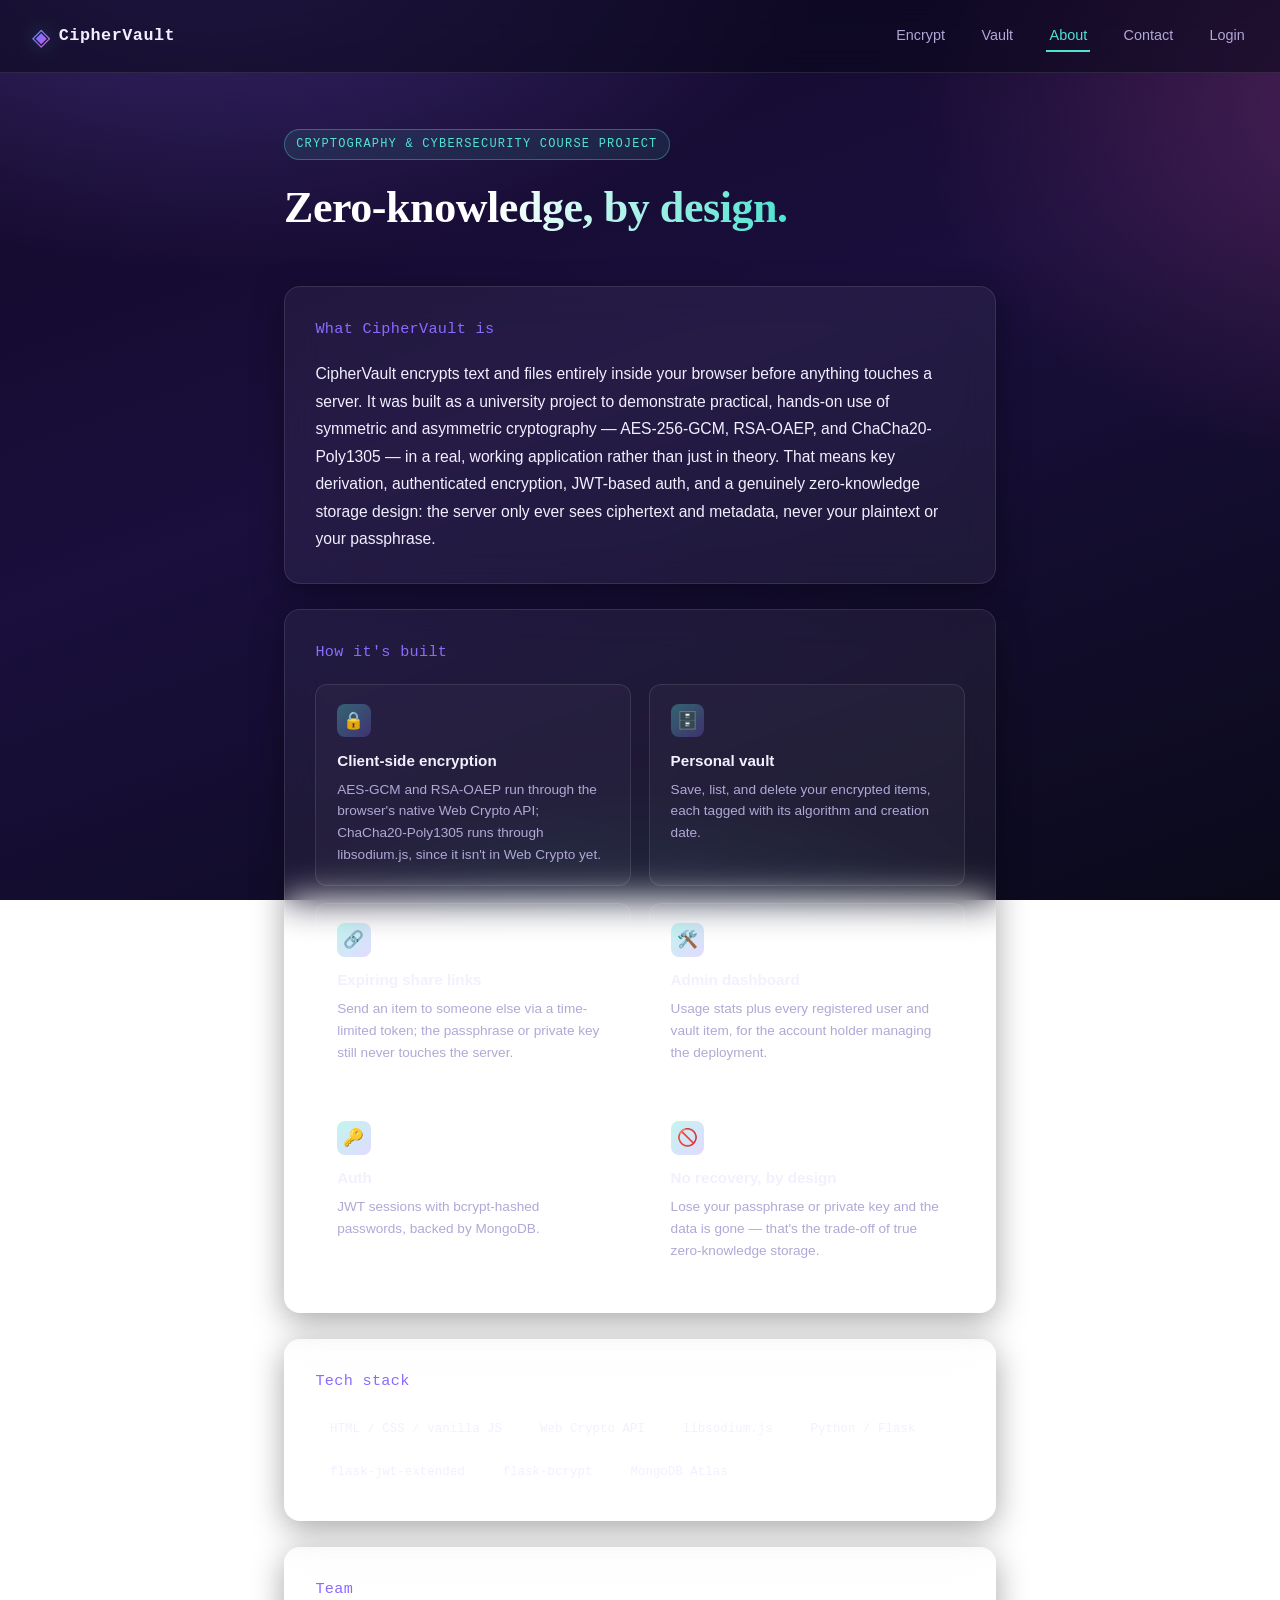
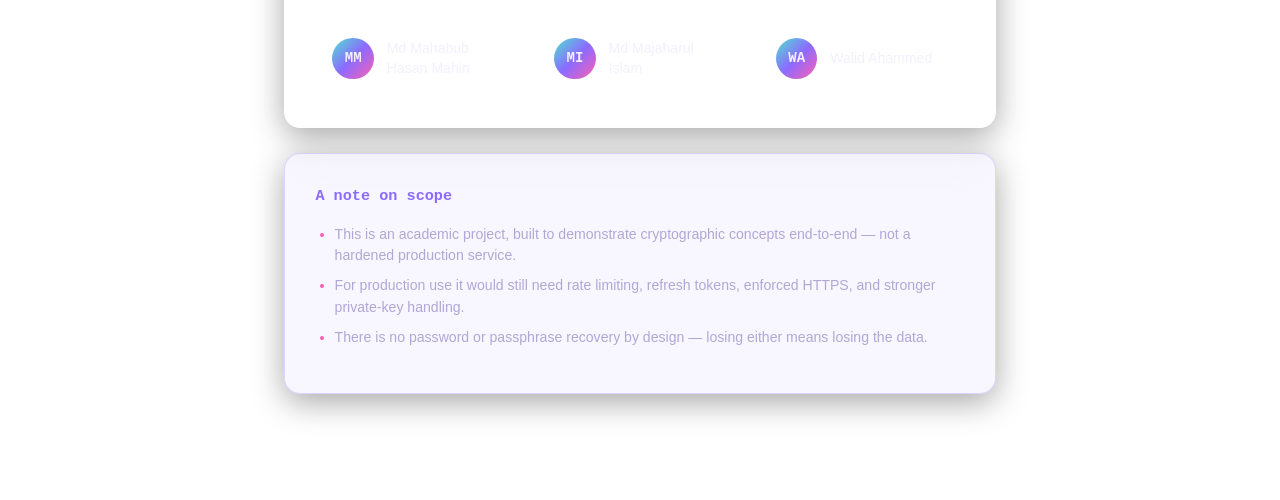
<file: frontend/about.html>
<!DOCTYPE html>
<html lang="en">
<head>
<meta charset="UTF-8">
<meta name="viewport" content="width=device-width, initial-scale=1.0">
<title>CipherVault — About</title>
<link rel="stylesheet" href="css/style.css">
</head>
<body>

<header class="site-header">
  <div class="brand">
    <span class="brand-mark">◈</span>
    <span class="brand-name">CipherVault</span>
  </div>
  <nav class="site-nav">
    <a href="index.html">Encrypt</a>
    <a href="dashboard.html">Vault</a>
    <a href="about.html" class="active">About</a>
    <a href="contact.html">Contact</a>
    <a href="login.html">Login</a>
  </nav>
</header>

<main class="page">

  <section class="hero">
    <p class="eyebrow">cryptography &amp; cybersecurity course project</p>
    <h1>Zero-knowledge, by design.</h1>
  </section>

  <section class="panel">
    <p class="panel-heading">What CipherVault is</p>
    <p class="lede">
      CipherVault encrypts text and files entirely inside your browser before anything
      touches a server. It was built as a university project to demonstrate practical,
      hands-on use of symmetric and asymmetric cryptography — AES-256-GCM, RSA-OAEP, and
      ChaCha20-Poly1305 — in a real, working application rather than just in theory. That
      means key derivation, authenticated encryption, JWT-based auth, and a genuinely
      zero-knowledge storage design: the server only ever sees ciphertext and metadata,
      never your plaintext or your passphrase.
    </p>
  </section>

  <section class="panel">
    <p class="panel-heading">How it's built</p>
    <div class="about-grid">
      <div class="about-card">
        <span class="about-card-icon">🔒</span>
        <h4>Client-side encryption</h4>
        <p>AES-GCM and RSA-OAEP run through the browser's native Web Crypto API; ChaCha20-Poly1305 runs through libsodium.js, since it isn't in Web Crypto yet.</p>
      </div>
      <div class="about-card">
        <span class="about-card-icon">🗄️</span>
        <h4>Personal vault</h4>
        <p>Save, list, and delete your encrypted items, each tagged with its algorithm and creation date.</p>
      </div>
      <div class="about-card">
        <span class="about-card-icon">🔗</span>
        <h4>Expiring share links</h4>
        <p>Send an item to someone else via a time-limited token; the passphrase or private key still never touches the server.</p>
      </div>
      <div class="about-card">
        <span class="about-card-icon">🛠️</span>
        <h4>Admin dashboard</h4>
        <p>Usage stats plus every registered user and vault item, for the account holder managing the deployment.</p>
      </div>
      <div class="about-card">
        <span class="about-card-icon">🔑</span>
        <h4>Auth</h4>
        <p>JWT sessions with bcrypt-hashed passwords, backed by MongoDB.</p>
      </div>
      <div class="about-card">
        <span class="about-card-icon">🚫</span>
        <h4>No recovery, by design</h4>
        <p>Lose your passphrase or private key and the data is gone — that's the trade-off of true zero-knowledge storage.</p>
      </div>
    </div>
  </section>

  <section class="panel">
    <p class="panel-heading">Tech stack</p>
    <div class="stack-badges">
      <span class="stack-badge">HTML / CSS / vanilla JS</span>
      <span class="stack-badge">Web Crypto API</span>
      <span class="stack-badge">libsodium.js</span>
      <span class="stack-badge">Python / Flask</span>
      <span class="stack-badge">flask-jwt-extended</span>
      <span class="stack-badge">flask-bcrypt</span>
      <span class="stack-badge">MongoDB Atlas</span>
    </div>
  </section>

  <section class="panel">
    <p class="panel-heading">Team</p>
    <div class="team-grid">
      <div class="team-card">
        <span class="team-avatar">MM</span>
        <span>Md Mahabub Hasan Mahin</span>
      </div>
      <div class="team-card">
        <span class="team-avatar">MI</span>
        <span>Md Majaharul Islam</span>
      </div>
      <div class="team-card">
        <span class="team-avatar">WA</span>
        <span>Walid Ahammed</span>
      </div>
    </div>
  </section>

  <section class="panel note-panel">
    <h3>A note on scope</h3>
    <ul>
      <li>This is an academic project, built to demonstrate cryptographic concepts end-to-end — not a hardened production service.</li>
      <li>For production use it would still need rate limiting, refresh tokens, enforced HTTPS, and stronger private-key handling.</li>
      <li>There is no password or passphrase recovery by design — losing either means losing the data.</li>
    </ul>
  </section>

</main>

</body>
</html>
</file>
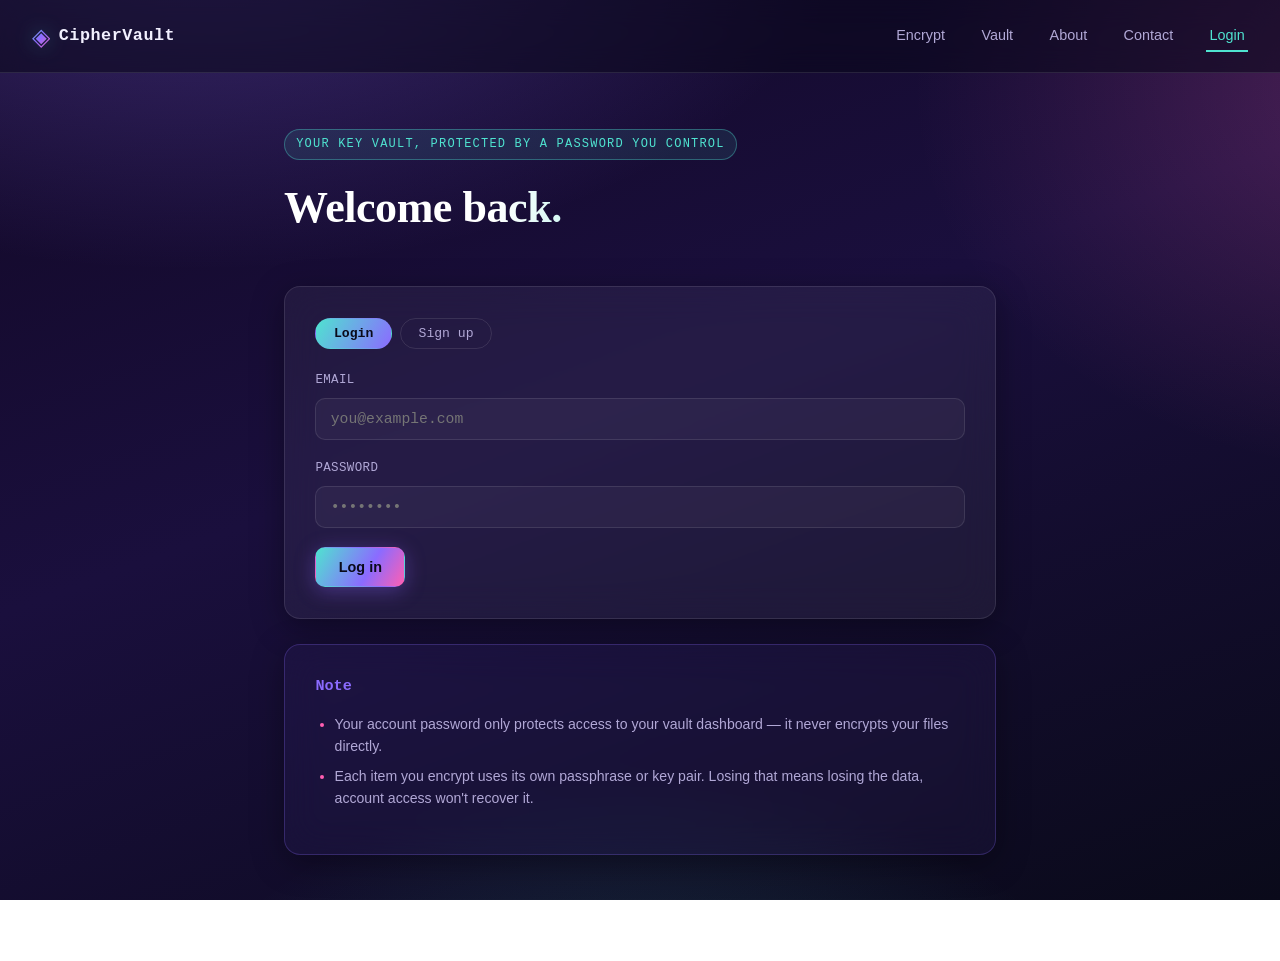
<file: frontend/admin.html>
<!DOCTYPE html>
<html lang="en">
<head>
<meta charset="UTF-8">
<meta name="viewport" content="width=device-width, initial-scale=1.0">
<title>CipherVault — Admin</title>
<link rel="stylesheet" href="css/style.css">
<style>
  .vault-table { width: 100%; border-collapse: collapse; }
  .vault-table th, .vault-table td {
    text-align: left;
    padding: 0.7rem 0.6rem;
    border-bottom: 1px solid var(--glass-border);
    font-family: var(--font-mono);
    font-size: 0.85rem;
  }
  .vault-table th { color: var(--text-dim); font-weight: 500; text-transform: uppercase; font-size: 0.72rem; letter-spacing: 0.05em; }
  .vault-table td.actions { display: flex; gap: 0.5rem; flex-wrap: wrap; }
  .badge {
    display: inline-block;
    padding: 0.15rem 0.55rem;
    border-radius: 999px;
    font-size: 0.72rem;
    background: rgba(79, 227, 208, 0.12);
    border: 1px solid rgba(79, 227, 208, 0.35);
    color: var(--cyan);
  }
  .badge-admin {
    background: rgba(255, 200, 87, 0.12);
    border-color: rgba(255, 200, 87, 0.4);
    color: var(--amber);
  }
  .empty-state { color: var(--text-dim); text-align: center; padding: 2rem 0; }
  .btn-small { padding: 0.35rem 0.8rem; font-size: 0.78rem; }
  .btn-danger { background: rgba(255, 107, 107, 0.15); border-color: rgba(255, 107, 107, 0.4); color: var(--danger); }
  .btn-danger:hover { border-color: var(--danger); }
  .section-title { font-family: var(--font-mono); font-size: 0.95rem; color: var(--violet); margin: 0 0 1rem; }
  .stats-grid { display: grid; grid-template-columns: repeat(4, 1fr); gap: 1rem; }
  .stat-box {
    display: flex; flex-direction: column; align-items: center; gap: 0.3rem;
    padding: 1rem 0.5rem; border-radius: 12px;
    background: rgba(255,255,255,0.03); border: 1px solid var(--glass-border);
  }
  .stat-value { font-family: var(--font-mono); font-size: 1.8rem; font-weight: 700;
    background: linear-gradient(120deg, var(--cyan), var(--violet)); -webkit-background-clip: text;
    background-clip: text; color: transparent; }
  .stat-label { font-size: 0.75rem; color: var(--text-dim); text-transform: uppercase; letter-spacing: 0.04em; }
  @media (max-width: 600px) { .stats-grid { grid-template-columns: repeat(2, 1fr); } }
</style>
</head>
<body>

<header class="site-header">
  <div class="brand">
    <span class="brand-mark">◈</span>
    <span class="brand-name">CipherVault</span>
    <span class="badge badge-admin" style="margin-left:0.5rem;">Admin</span>
  </div>
  <nav class="site-nav">
    <a href="index.html">Encrypt</a>
    <a href="admin.html" class="active">Admin</a>
    <a href="about.html">About</a>
    <a href="contact.html">Contact</a>
    <a href="#" id="logout-link">Logout</a>
  </nav>
</header>

<main class="page">

  <section class="hero">
    <p class="eyebrow">accounts and vault items across all users</p>
    <h1>Admin panel.</h1>
  </section>

  <section class="panel" id="stats-panel">
    <div class="stats-grid" id="stats-grid">
      <div class="stat-box"><span class="stat-value" id="stat-total-users">—</span><span class="stat-label">Total users</span></div>
      <div class="stat-box"><span class="stat-value" id="stat-admins">—</span><span class="stat-label">Admins</span></div>
      <div class="stat-box"><span class="stat-value" id="stat-regular">—</span><span class="stat-label">Regular users</span></div>
      <div class="stat-box"><span class="stat-value" id="stat-items">—</span><span class="stat-label">Vault items</span></div>
    </div>
  </section>

  <section class="panel">
    <h2 class="section-title">Users</h2>
    <table class="vault-table">
      <thead>
        <tr>
          <th>Email</th>
          <th>Role</th>
          <th>Created</th>
          <th>Actions</th>
        </tr>
      </thead>
      <tbody id="users-body"></tbody>
    </table>
    <p class="empty-state hidden" id="users-empty">No users yet.</p>
  </section>

  <section class="panel">
    <h2 class="section-title">All vault items</h2>
    <table class="vault-table">
      <thead>
        <tr>
          <th>Filename</th>
          <th>Owner</th>
          <th>Algorithm</th>
          <th>Created</th>
          <th>Actions</th>
        </tr>
      </thead>
      <tbody id="items-body"></tbody>
    </table>
    <p class="empty-state hidden" id="items-empty">No vault items yet.</p>
  </section>

</main>

<script src="js/config.js"></script>
<script src="js/admin.js"></script>
</body>
</html>
</file>
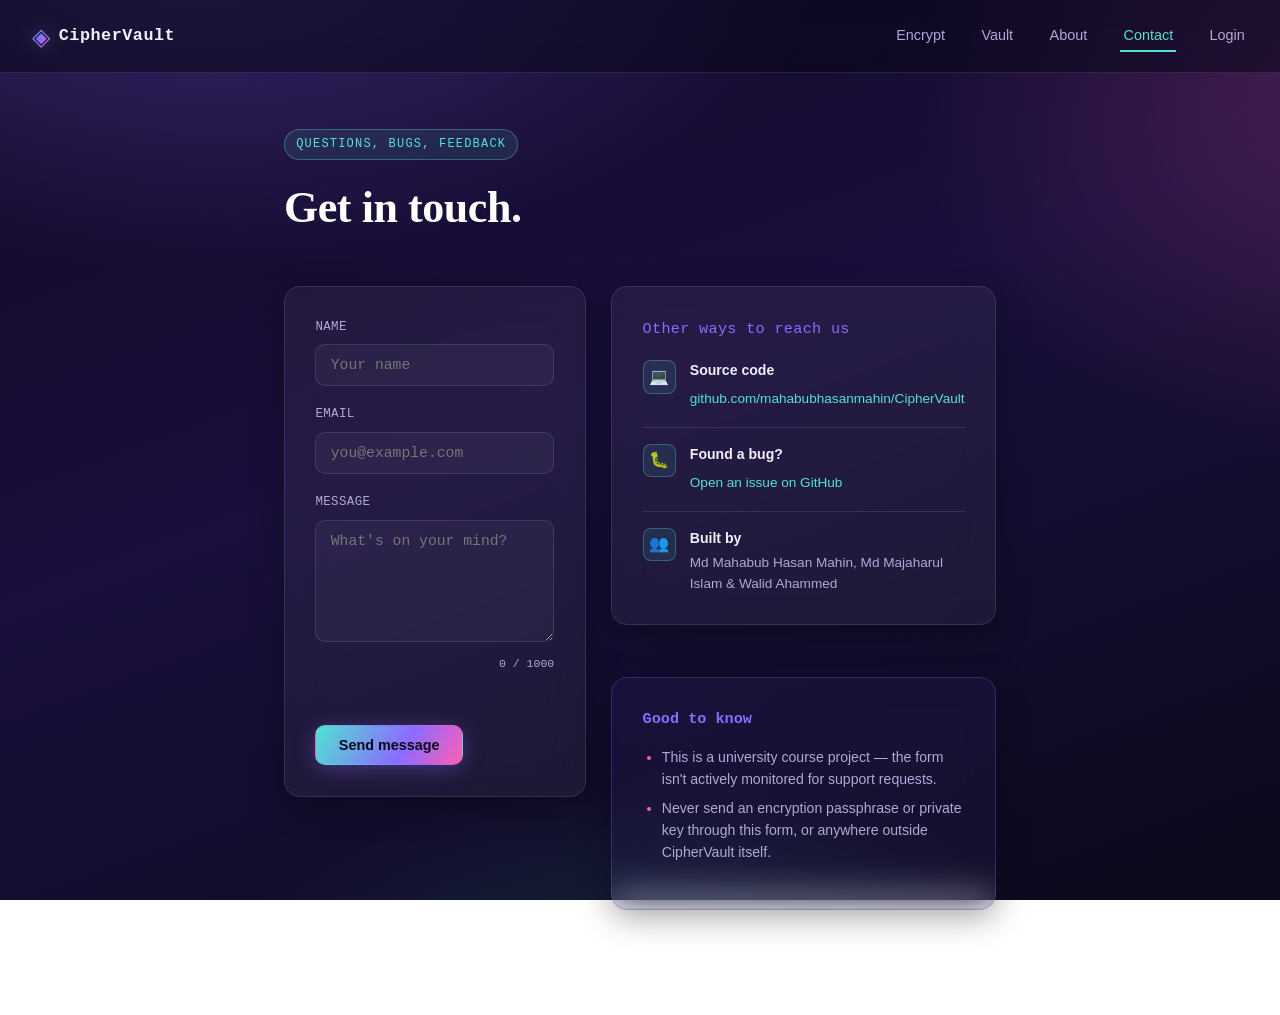
<file: frontend/contact.html>
<!DOCTYPE html>
<html lang="en">
<head>
<meta charset="UTF-8">
<meta name="viewport" content="width=device-width, initial-scale=1.0">
<title>CipherVault — Contact</title>
<link rel="stylesheet" href="css/style.css">
</head>
<body>

<header class="site-header">
  <div class="brand">
    <span class="brand-mark">◈</span>
    <span class="brand-name">CipherVault</span>
  </div>
  <nav class="site-nav">
    <a href="index.html">Encrypt</a>
    <a href="dashboard.html">Vault</a>
    <a href="about.html">About</a>
    <a href="contact.html" class="active">Contact</a>
    <a href="login.html">Login</a>
  </nav>
</header>

<main class="page">

  <section class="hero">
    <p class="eyebrow">questions, bugs, feedback</p>
    <h1>Get in touch.</h1>
  </section>

  <div class="contact-layout">

    <section class="panel">
      <form id="contact-form" class="cipher-form" novalidate>
        <div class="field-group">
          <label for="contact-name">Name</label>
          <input type="text" id="contact-name" placeholder="Your name" autocomplete="name">
        </div>
        <div class="field-group">
          <label for="contact-email">Email</label>
          <input type="text" id="contact-email" placeholder="you@example.com" autocomplete="email">
        </div>
        <div class="field-group">
          <label for="contact-message">Message</label>
          <textarea id="contact-message" rows="6" maxlength="1000" placeholder="What's on your mind?"></textarea>
          <p class="char-count"><span id="contact-char-count">0</span> / 1000</p>
        </div>
        <p class="hint" id="contact-status"></p>
        <div class="action-row">
          <button type="submit" id="contact-submit-btn" class="btn btn-primary">Send message</button>
        </div>
      </form>
    </section>

    <aside class="contact-sidebar">
      <section class="panel">
        <p class="panel-heading">Other ways to reach us</p>

        <div class="contact-info-item">
          <span class="contact-info-icon">💻</span>
          <div>
            <h4>Source code</h4>
            <a href="https://github.com/mahabubhasanmahin/CipherVault" target="_blank" rel="noopener">github.com/mahabubhasanmahin/CipherVault</a>
          </div>
        </div>

        <div class="contact-info-item">
          <span class="contact-info-icon">🐛</span>
          <div>
            <h4>Found a bug?</h4>
            <a href="https://github.com/mahabubhasanmahin/CipherVault/issues" target="_blank" rel="noopener">Open an issue on GitHub</a>
          </div>
        </div>

        <div class="contact-info-item">
          <span class="contact-info-icon">👥</span>
          <div>
            <h4>Built by</h4>
            <p>Md Mahabub Hasan Mahin, Md Majaharul Islam &amp; Walid Ahammed</p>
          </div>
        </div>
      </section>

      <section class="panel note-panel">
        <h3>Good to know</h3>
        <ul>
          <li>This is a university course project — the form isn't actively monitored for support requests.</li>
          <li>Never send an encryption passphrase or private key through this form, or anywhere outside CipherVault itself.</li>
        </ul>
      </section>
    </aside>

  </div>

</main>

<script src="js/contact.js"></script>
</body>
</html>
</file>
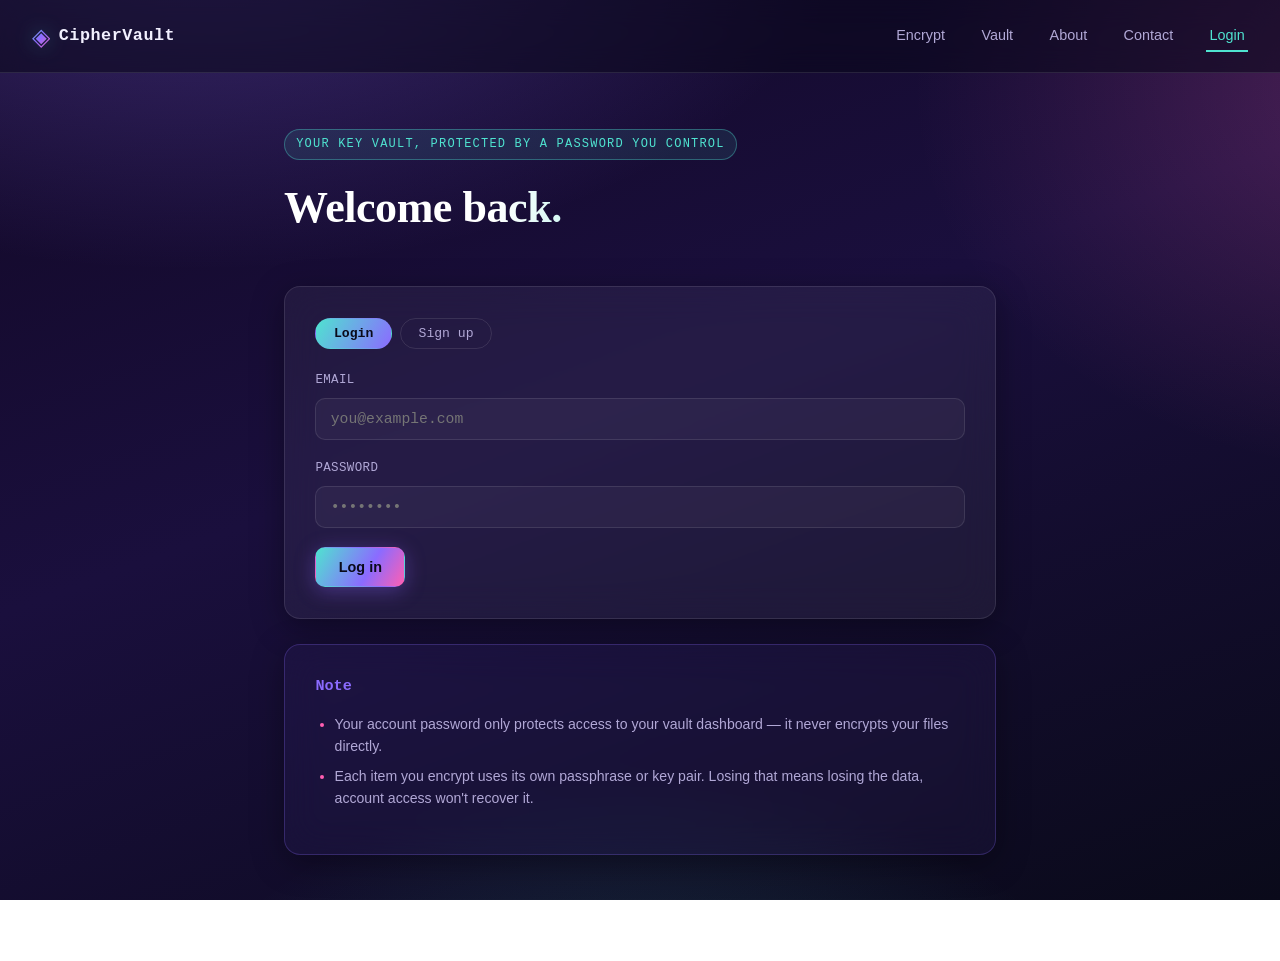
<file: frontend/dashboard.html>
<!DOCTYPE html>
<html lang="en">
<head>
<meta charset="UTF-8">
<meta name="viewport" content="width=device-width, initial-scale=1.0">
<title>CipherVault — Vault</title>
<link rel="stylesheet" href="css/style.css">
<style>
  .vault-table { width: 100%; border-collapse: collapse; }
  .vault-table th, .vault-table td {
    text-align: left;
    padding: 0.7rem 0.6rem;
    border-bottom: 1px solid var(--glass-border);
    font-family: var(--font-mono);
    font-size: 0.85rem;
  }
  .vault-table th { color: var(--text-dim); font-weight: 500; text-transform: uppercase; font-size: 0.72rem; letter-spacing: 0.05em; }
  .vault-table td.actions { display: flex; gap: 0.5rem; flex-wrap: wrap; }
  .badge {
    display: inline-block;
    padding: 0.15rem 0.55rem;
    border-radius: 999px;
    font-size: 0.72rem;
    background: rgba(79, 227, 208, 0.12);
    border: 1px solid rgba(79, 227, 208, 0.35);
    color: var(--cyan);
  }
  .empty-state { color: var(--text-dim); text-align: center; padding: 2rem 0; }
  .btn-small { padding: 0.35rem 0.8rem; font-size: 0.78rem; }
  .btn-danger { background: rgba(255, 107, 107, 0.15); border-color: rgba(255, 107, 107, 0.4); color: var(--danger); }
  .btn-danger:hover { border-color: var(--danger); }
</style>
</head>
<body>

<header class="site-header">
  <div class="brand">
    <span class="brand-mark">◈</span>
    <span class="brand-name">CipherVault</span>
  </div>
  <nav class="site-nav">
    <a href="index.html">Encrypt</a>
    <a href="dashboard.html" class="active">Vault</a>
    <a href="about.html">About</a>
    <a href="contact.html">Contact</a>
    <a href="#" id="logout-link">Logout</a>
  </nav>
</header>

<main class="page">

  <section class="hero">
    <p class="eyebrow">everything here is ciphertext — we can't read it either</p>
    <h1>Your vault.</h1>
  </section>

  <section class="panel">
    <table class="vault-table">
      <thead>
        <tr>
          <th>Filename</th>
          <th>Algorithm</th>
          <th>Created</th>
          <th>Actions</th>
        </tr>
      </thead>
      <tbody id="vault-body">
      </tbody>
    </table>
    <p class="empty-state hidden" id="empty-state">Nothing saved yet — encrypt something and save it to your vault.</p>
  </section>

  <section class="panel hidden" id="share-result-panel">
    <h2>Share link created</h2>
    <textarea id="share-link-box" rows="2" readonly></textarea>
  </section>

</main>

<script src="js/config.js"></script>
<script src="js/dashboard.js"></script>
</body>
</html>
</file>
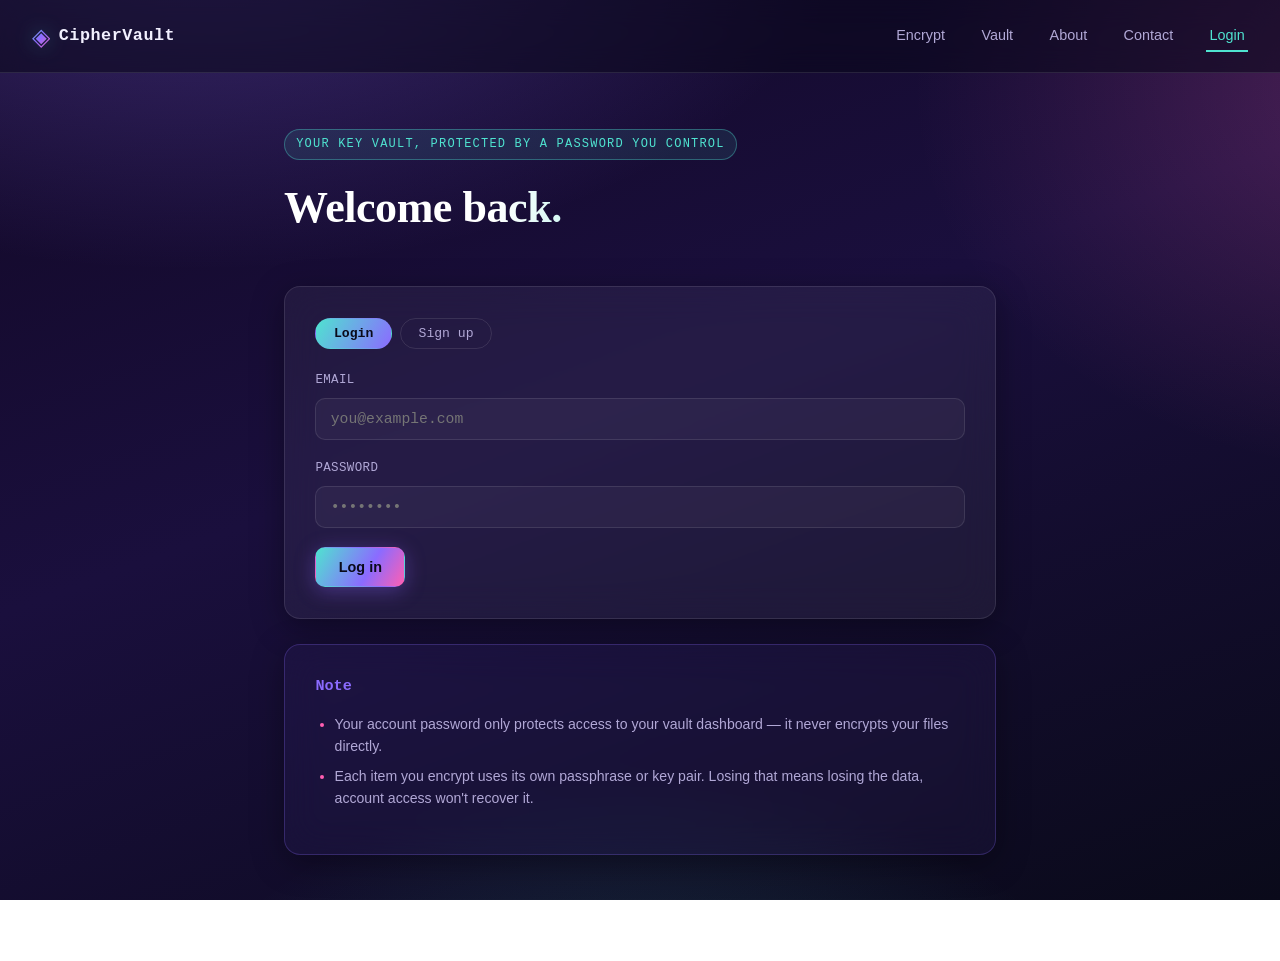
<file: frontend/login.html>
<!DOCTYPE html>
<html lang="en">
<head>
<meta charset="UTF-8">
<meta name="viewport" content="width=device-width, initial-scale=1.0">
<title>CipherVault — Login</title>
<link rel="stylesheet" href="css/style.css">
</head>
<body>

<header class="site-header">
  <div class="brand">
    <span class="brand-mark">◈</span>
    <span class="brand-name">CipherVault</span>
  </div>
  <nav class="site-nav">
    <a href="index.html">Encrypt</a>
    <a href="dashboard.html">Vault</a>
    <a href="about.html">About</a>
    <a href="contact.html">Contact</a>
    <a href="login.html" class="active">Login</a>
  </nav>
</header>

<main class="page">

  <section class="hero">
    <p class="eyebrow">your key vault, protected by a password you control</p>
    <h1 id="form-heading">Welcome back.</h1>
  </section>

  <section class="panel">
    <div class="panel-tabs">
      <button class="tab active" data-mode="login">Login</button>
      <button class="tab" data-mode="signup">Sign up</button>
    </div>

    <form id="auth-form" class="cipher-form">
      <div class="field-group">
        <label for="email">Email</label>
        <input type="text" id="email" placeholder="you@example.com" autocomplete="username">
      </div>
      <div class="field-group">
        <label for="password">Password</label>
        <input type="password" id="password" placeholder="••••••••" autocomplete="current-password">
      </div>
      <p class="hint" id="auth-error"></p>
      <div class="action-row">
        <button type="submit" id="auth-submit-btn" class="btn btn-primary">Log in</button>
      </div>
    </form>
  </section>

  <section class="panel note-panel">
    <h3>Note</h3>
    <ul>
      <li>Your account password only protects access to your vault dashboard — it never encrypts your files directly.</li>
      <li>Each item you encrypt uses its own passphrase or key pair. Losing that means losing the data, account access won't recover it.</li>
    </ul>
  </section>

</main>

<script src="js/config.js"></script>
<script src="js/auth.js"></script>
</body>
</html>
</file>
<file: frontend/css/style.css>
/* CipherVault — vibrant "security app" identity
   Palette: deep violet-to-ink gradient base, electric cyan + magenta
   accents (a HUD/console feel), glassy panels, glowing focus states.
*/

:root {
  --bg-a: #120826;
  --bg-b: #1a0f3d;
  --bg-c: #0a0a1a;

  --glass: rgba(255, 255, 255, 0.05);
  --glass-border: rgba(255, 255, 255, 0.10);

  --cyan: #4fe3d0;
  --cyan-glow: rgba(79, 227, 208, 0.35);
  --magenta: #ff5fb2;
  --violet: #8b6bff;
  --amber: #ffc857;

  --text-main: #f2f0ff;
  --text-dim: #b1a8d6;
  --danger: #ff6b6b;

  --font-display: 'Fraunces', 'Georgia', serif;
  --font-body: 'Inter', -apple-system, sans-serif;
  --font-mono: 'IBM Plex Mono', 'Courier New', monospace;

  --radius: 16px;
}

* { box-sizing: border-box; }

body {
  margin: 0;
  min-height: 100vh;
  color: var(--text-main);
  font-family: var(--font-body);
  line-height: 1.55;
  background:
    radial-gradient(1100px 600px at 15% -10%, rgba(139, 107, 255, 0.35), transparent 60%),
    radial-gradient(900px 700px at 110% 10%, rgba(255, 95, 178, 0.22), transparent 55%),
    radial-gradient(800px 500px at 50% 120%, rgba(79, 227, 208, 0.18), transparent 60%),
    linear-gradient(160deg, var(--bg-a), var(--bg-b) 45%, var(--bg-c));
  background-attachment: fixed;
}

.site-header {
  display: flex;
  justify-content: space-between;
  align-items: center;
  padding: 1.1rem 2rem;
  background: rgba(10, 8, 26, 0.55);
  backdrop-filter: blur(14px);
  border-bottom: 1px solid var(--glass-border);
  position: sticky;
  top: 0;
  z-index: 10;
}
.brand { display: flex; align-items: center; gap: 0.55rem; }
.brand-mark {
  font-size: 1.5rem;
  background: linear-gradient(135deg, var(--cyan), var(--violet), var(--magenta));
  -webkit-background-clip: text;
  background-clip: text;
  color: transparent;
  filter: drop-shadow(0 0 10px var(--cyan-glow));
}
.brand-name {
  font-family: var(--font-mono);
  font-weight: 700;
  letter-spacing: 0.03em;
  font-size: 1.05rem;
}
.site-nav a {
  color: var(--text-dim);
  text-decoration: none;
  margin-left: 1.6rem;
  font-size: 0.9rem;
  font-weight: 500;
  padding: 0.4rem 0.2rem;
  border-bottom: 2px solid transparent;
  transition: color 0.15s, border-color 0.15s;
}
.site-nav a:hover { color: var(--text-main); }
.site-nav a.active {
  color: var(--cyan);
  border-bottom-color: var(--cyan);
}

.page {
  max-width: 760px;
  margin: 0 auto;
  padding: 3.5rem 1.5rem 5rem;
}
.hero { margin-bottom: 2.75rem; }
.eyebrow {
  display: inline-block;
  font-family: var(--font-mono);
  color: var(--cyan);
  font-size: 0.75rem;
  letter-spacing: 0.1em;
  text-transform: uppercase;
  margin: 0 0 0.9rem;
  padding: 0.3rem 0.7rem;
  background: rgba(79, 227, 208, 0.10);
  border: 1px solid rgba(79, 227, 208, 0.35);
  border-radius: 999px;
}
.hero h1 {
  font-family: var(--font-display);
  font-size: 2.75rem;
  font-weight: 600;
  margin: 0;
  letter-spacing: -0.01em;
  background: linear-gradient(100deg, #ffffff 30%, var(--cyan) 70%, var(--violet));
  -webkit-background-clip: text;
  background-clip: text;
  color: transparent;
}

.panel {
  background: var(--glass);
  border: 1px solid var(--glass-border);
  border-radius: var(--radius);
  padding: 1.9rem;
  margin-bottom: 1.6rem;
  backdrop-filter: blur(18px);
  box-shadow: 0 8px 32px rgba(0, 0, 0, 0.35);
}

.panel-tabs { display: flex; gap: 0.5rem; margin-bottom: 1.4rem; }
.tab {
  background: transparent;
  border: 1px solid var(--glass-border);
  color: var(--text-dim);
  padding: 0.45rem 1.1rem;
  border-radius: 999px;
  font-family: var(--font-mono);
  font-size: 0.82rem;
  cursor: pointer;
  transition: all 0.15s;
}
.tab:hover { border-color: var(--cyan); color: var(--text-main); }
.tab.active {
  color: var(--bg-c);
  background: linear-gradient(120deg, var(--cyan), var(--violet));
  border-color: transparent;
  font-weight: 600;
}

.field-group { margin-bottom: 1.2rem; }
.field-row { display: flex; gap: 1rem; }
.field-row .field-group { flex: 1; }

label {
  display: block;
  font-size: 0.78rem;
  color: var(--text-dim);
  margin-bottom: 0.45rem;
  font-family: var(--font-mono);
  letter-spacing: 0.03em;
  text-transform: uppercase;
}

textarea, input[type="text"], input[type="password"], select, input[type="file"] {
  width: 100%;
  background: rgba(255, 255, 255, 0.04);
  border: 1px solid var(--glass-border);
  color: var(--text-main);
  border-radius: 10px;
  padding: 0.75rem 0.9rem;
  font-family: var(--font-mono);
  font-size: 0.92rem;
  resize: vertical;
  transition: border-color 0.15s, box-shadow 0.15s;
}
textarea:focus, input:focus, select:focus {
  outline: none;
  border-color: var(--cyan);
  box-shadow: 0 0 0 4px var(--cyan-glow);
}
select { cursor: pointer; }
option { background: var(--bg-b); color: var(--text-main); }

.hint { color: var(--text-dim); font-size: 0.8rem; margin-top: 0.45rem; }
.hidden { display: none !important; }

.action-row { display: flex; gap: 0.75rem; margin-top: 1.1rem; flex-wrap: wrap; }
.btn {
  font-family: var(--font-body);
  font-weight: 600;
  font-size: 0.9rem;
  padding: 0.7rem 1.4rem;
  border-radius: 10px;
  border: 1px solid transparent;
  cursor: pointer;
  transition: transform 0.12s, box-shadow 0.15s, opacity 0.15s;
}
.btn:active { transform: translateY(1px) scale(0.98); }

.btn-primary {
  background: linear-gradient(120deg, var(--cyan), var(--violet) 60%, var(--magenta));
  color: #0a0a1a;
  box-shadow: 0 4px 20px rgba(139, 107, 255, 0.35);
}
.btn-primary:hover { box-shadow: 0 6px 26px rgba(139, 107, 255, 0.5); }

.btn-ghost {
  background: rgba(255, 255, 255, 0.04);
  border-color: var(--glass-border);
  color: var(--text-main);
}
.btn-ghost:hover { border-color: var(--cyan); color: var(--cyan); }

.result-panel { border-color: rgba(79, 227, 208, 0.35); }
.result-panel h2 {
  font-family: var(--font-mono);
  font-size: 1rem;
  margin-top: 0;
  color: var(--cyan);
}
#result-output {
  background: rgba(0, 0, 0, 0.35);
  color: var(--amber);
}

.note-panel {
  background: rgba(139, 107, 255, 0.06);
  border-color: rgba(139, 107, 255, 0.25);
}
.note-panel h3 {
  font-family: var(--font-mono);
  font-size: 0.95rem;
  color: var(--violet);
  margin-top: 0;
}
.note-panel ul { color: var(--text-dim); font-size: 0.88rem; padding-left: 1.2rem; }
.note-panel li { margin-bottom: 0.5rem; }
.note-panel li::marker { color: var(--magenta); }

.demo-panel { border-color: rgba(255, 95, 178, 0.3); }
.demo-header { margin-bottom: 1.6rem; }
.demo-header h2 {
  font-family: var(--font-display);
  font-size: 1.7rem;
  font-weight: 600;
  margin: 0 0 0.5rem;
  color: var(--text-main);
}
.demo-sub { color: var(--text-dim); font-size: 0.92rem; margin: 0; }

.demo-steps {
  list-style: none;
  margin: 0 0 1.6rem;
  padding: 0;
  display: flex;
  flex-direction: column;
  gap: 1.1rem;
}
.demo-step {
  display: flex;
  gap: 1rem;
  align-items: flex-start;
  padding-bottom: 1.1rem;
  border-bottom: 1px solid var(--glass-border);
}
.demo-step:last-child { border-bottom: none; padding-bottom: 0; }
.demo-num {
  flex: none;
  font-family: var(--font-mono);
  font-size: 0.85rem;
  font-weight: 700;
  color: var(--bg-c);
  background: linear-gradient(135deg, var(--cyan), var(--magenta));
  width: 2.1rem;
  height: 2.1rem;
  border-radius: 50%;
  display: flex;
  align-items: center;
  justify-content: center;
}
.demo-step h3 {
  margin: 0 0 0.3rem;
  font-size: 1rem;
  color: var(--text-main);
}
.demo-step p {
  margin: 0;
  color: var(--text-dim);
  font-size: 0.9rem;
}
.demo-step a { color: var(--cyan); }

.btn.btn-primary,
.btn.btn-ghost { display: inline-block; text-decoration: none; text-align: center; }

/* ===================== About page ===================== */

.lede {
  font-size: 0.98rem;
  color: var(--text-main);
  line-height: 1.75;
  margin: 0;
}

.panel-heading {
  font-family: var(--font-mono);
  font-size: 0.95rem;
  color: var(--violet);
  margin: 0 0 1.2rem;
  letter-spacing: 0.02em;
}

.about-grid {
  display: grid;
  grid-template-columns: repeat(2, 1fr);
  gap: 1.1rem;
}
.about-card {
  background: rgba(255, 255, 255, 0.03);
  border: 1px solid var(--glass-border);
  border-radius: 12px;
  padding: 1.2rem 1.3rem;
  transition: border-color 0.15s, transform 0.15s;
}
.about-card:hover { border-color: rgba(79, 227, 208, 0.4); transform: translateY(-2px); }
.about-card-icon {
  display: inline-flex;
  align-items: center;
  justify-content: center;
  width: 2.1rem;
  height: 2.1rem;
  border-radius: 8px;
  background: linear-gradient(135deg, var(--cyan-glow), rgba(139, 107, 255, 0.25));
  font-size: 1.05rem;
  margin-bottom: 0.7rem;
}
.about-card h4 {
  margin: 0 0 0.4rem;
  font-size: 0.95rem;
  color: var(--text-main);
}
.about-card p {
  margin: 0;
  font-size: 0.85rem;
  color: var(--text-dim);
  line-height: 1.6;
}

.stack-badges { display: flex; flex-wrap: wrap; gap: 0.55rem; }
.stack-badge {
  font-family: var(--font-mono);
  font-size: 0.78rem;
  color: var(--text-main);
  background: rgba(255, 255, 255, 0.04);
  border: 1px solid var(--glass-border);
  padding: 0.4rem 0.85rem;
  border-radius: 999px;
  transition: border-color 0.15s;
}
.stack-badge:hover { border-color: var(--cyan); }

.team-grid {
  display: grid;
  grid-template-columns: repeat(3, 1fr);
  gap: 1rem;
}
.team-card {
  display: flex;
  align-items: center;
  gap: 0.8rem;
  background: rgba(255, 255, 255, 0.03);
  border: 1px solid var(--glass-border);
  border-radius: 12px;
  padding: 1rem;
}
.team-avatar {
  flex: none;
  width: 2.6rem;
  height: 2.6rem;
  border-radius: 50%;
  display: flex;
  align-items: center;
  justify-content: center;
  font-family: var(--font-mono);
  font-weight: 700;
  font-size: 0.85rem;
  color: var(--bg-c);
  background: linear-gradient(135deg, var(--cyan), var(--violet), var(--magenta));
}
.team-card span { font-size: 0.88rem; color: var(--text-main); line-height: 1.4; }

/* ===================== Contact page ===================== */

.contact-layout {
  display: grid;
  grid-template-columns: 1.5fr 1fr;
  gap: 1.6rem;
  align-items: start;
}

.contact-sidebar { display: flex; flex-direction: column; gap: 1.6rem; }

.contact-info-item {
  display: flex;
  gap: 0.85rem;
  align-items: flex-start;
  padding-bottom: 1rem;
  margin-bottom: 1rem;
  border-bottom: 1px solid var(--glass-border);
}
.contact-info-item:last-child { border-bottom: none; margin-bottom: 0; padding-bottom: 0; }
.contact-info-icon {
  flex: none;
  width: 2.1rem;
  height: 2.1rem;
  border-radius: 8px;
  display: flex;
  align-items: center;
  justify-content: center;
  background: rgba(79, 227, 208, 0.10);
  border: 1px solid rgba(79, 227, 208, 0.3);
  font-size: 1rem;
}
.contact-info-item h4 {
  margin: 0 0 0.25rem;
  font-size: 0.88rem;
  color: var(--text-main);
}
.contact-info-item p, .contact-info-item a {
  margin: 0;
  font-size: 0.85rem;
  color: var(--text-dim);
  text-decoration: none;
  line-height: 1.5;
}
.contact-info-item a { color: var(--cyan); }
.contact-info-item a:hover { text-decoration: underline; }

#contact-status { min-height: 1.2em; transition: color 0.15s; }
#contact-status.status-error { color: var(--danger); }
#contact-status.status-success { color: var(--cyan); }

.char-count {
  text-align: right;
  font-size: 0.72rem;
  color: var(--text-dim);
  margin-top: 0.35rem;
  font-family: var(--font-mono);
}

::selection { background: var(--cyan-glow); color: #fff; }

@media (max-width: 700px) {
  .about-grid { grid-template-columns: 1fr; }
  .team-grid { grid-template-columns: 1fr; }
  .contact-layout { grid-template-columns: 1fr; }
}

@media (max-width: 600px) {
  .field-row { flex-direction: column; }
  .hero h1 { font-size: 2.1rem; }
  .site-header { padding: 1rem 1.25rem; }
  .site-nav a { margin-left: 1rem; }
}
</file>
